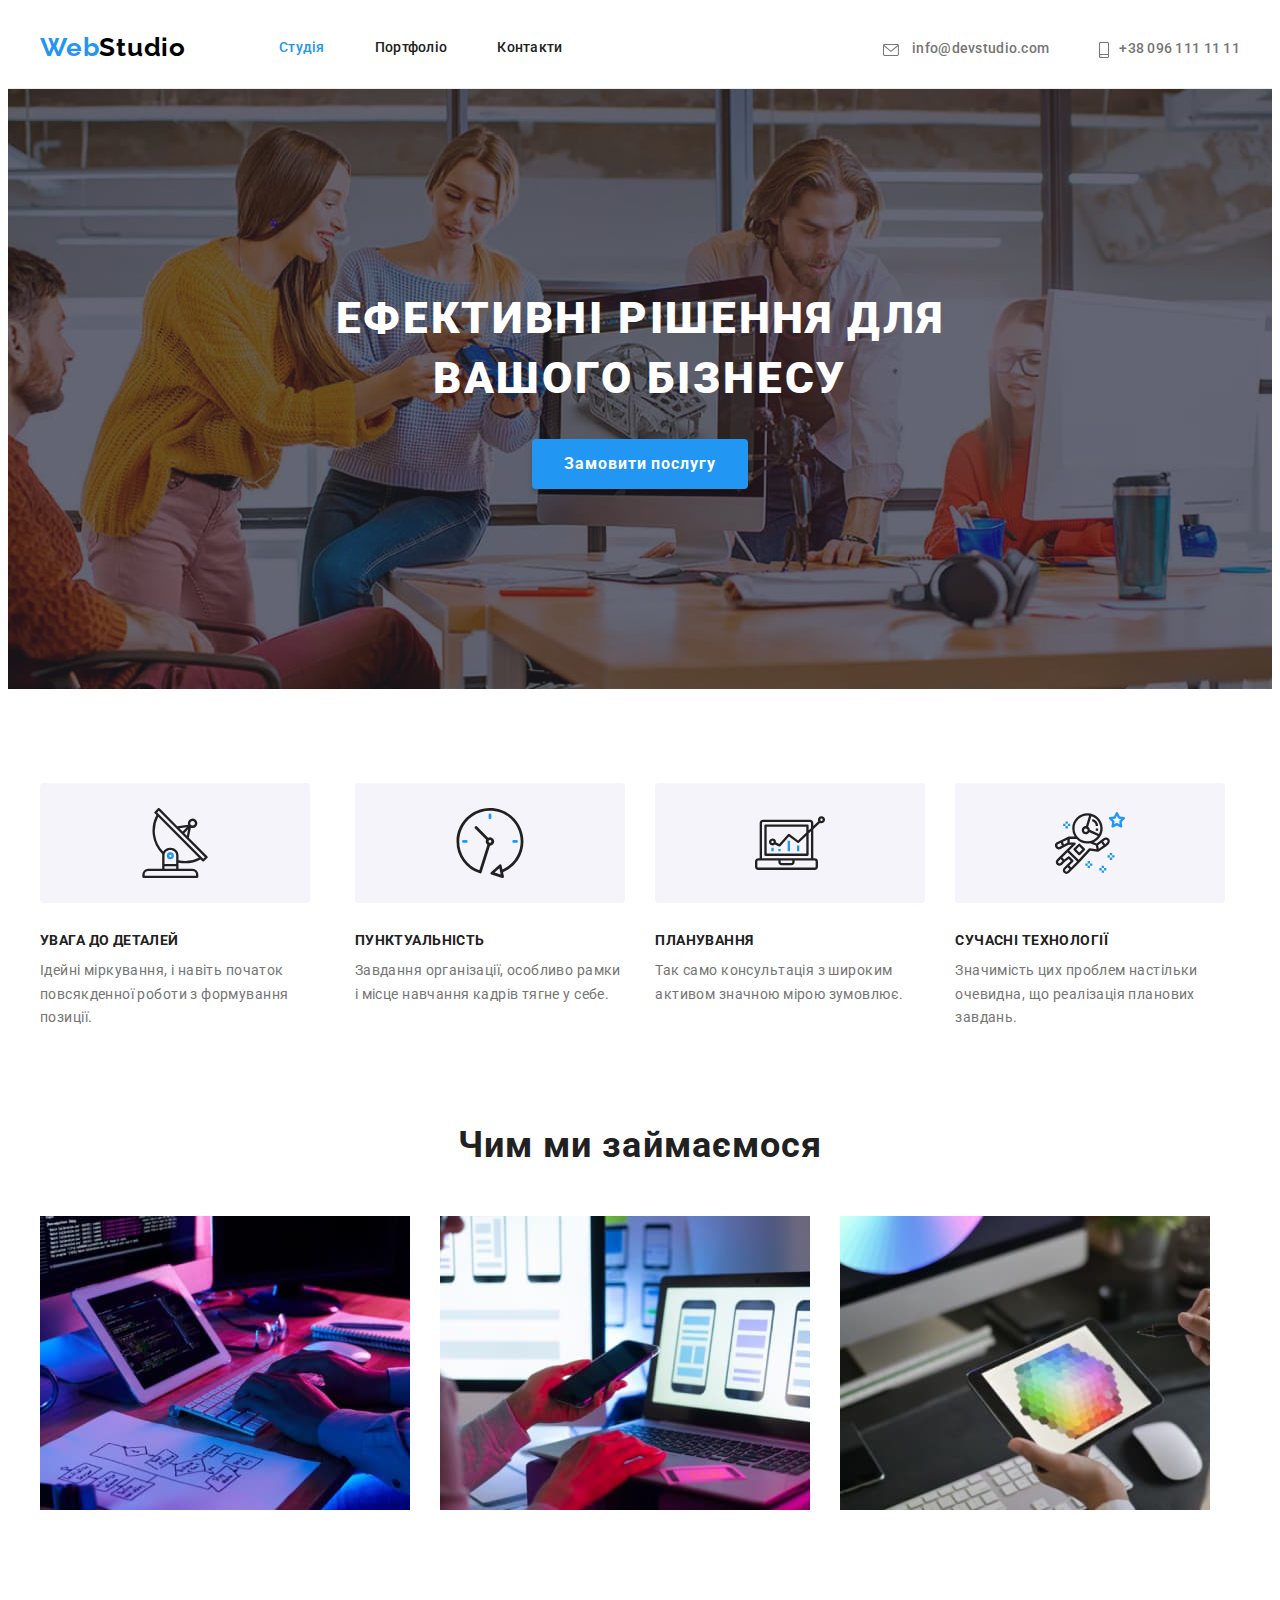
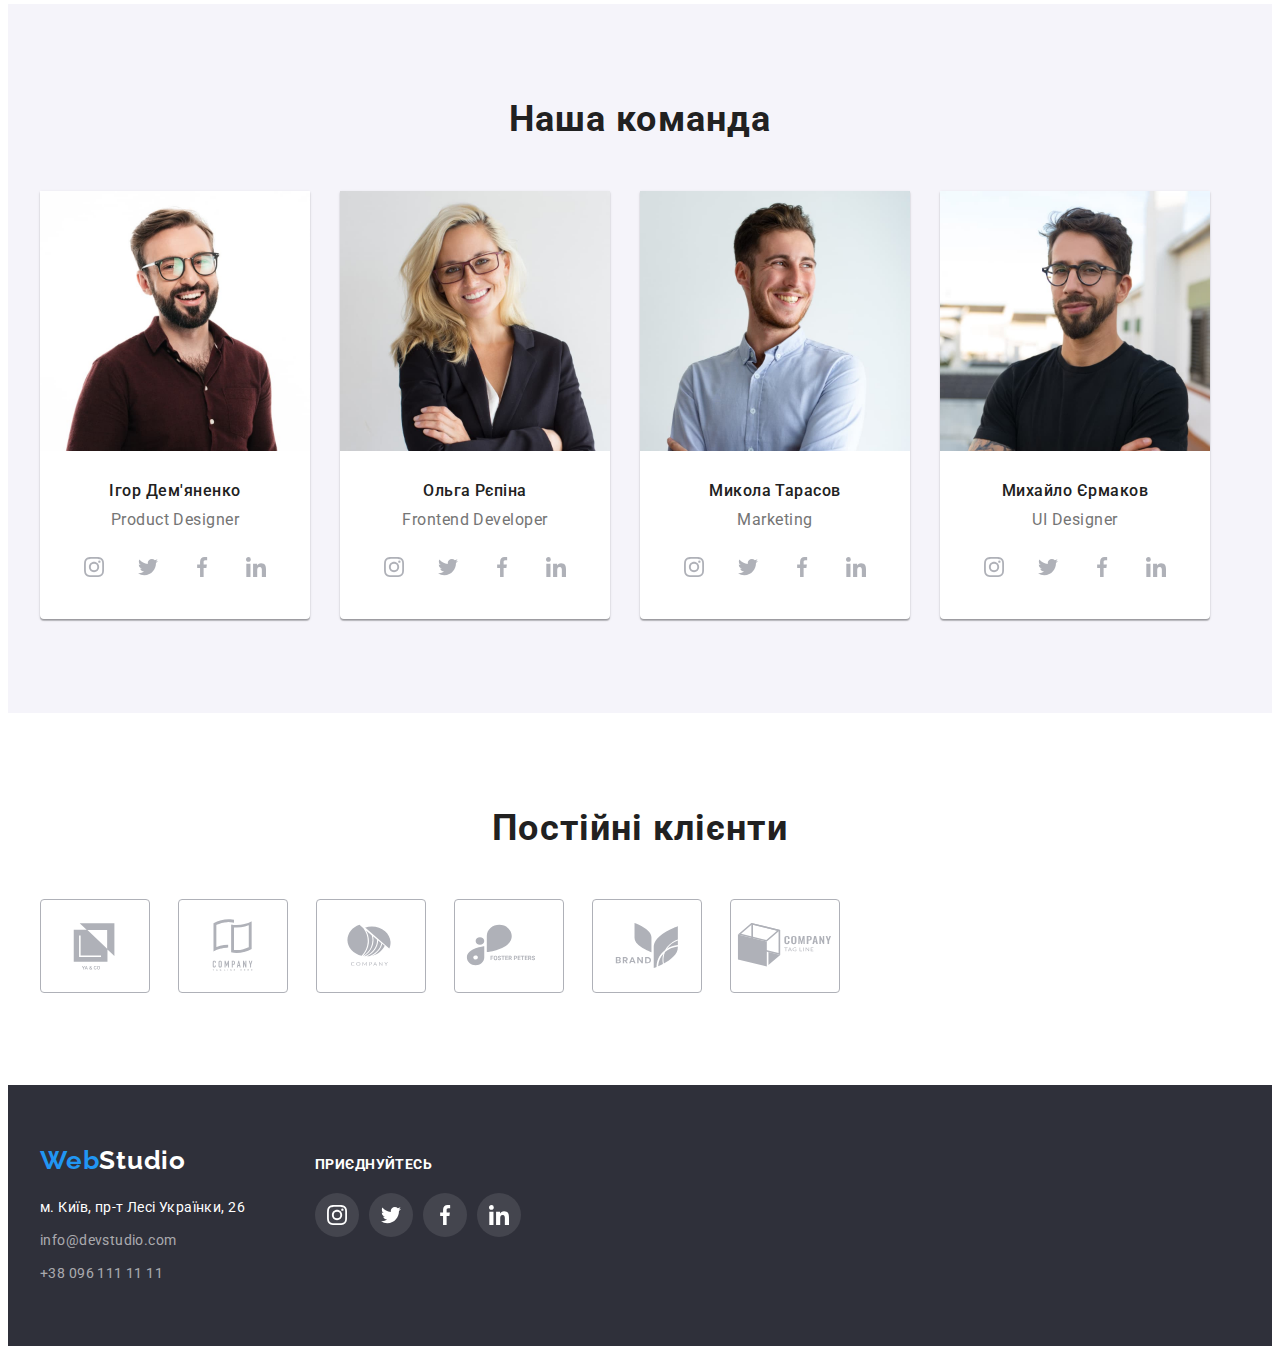
<file: index.html>
<!DOCTYPE html>
<html lang="uk">
  <head>
    <meta charset="UTF-8" />
    <meta http-equiv="X-UA-Compatible" content="IE=edge" />
    <meta name="viewport" content="width=device-width, initial-scale=1.0" />
    <title>WebStudio</title>
    <link rel="preconnect" href="https://fonts.googleapis.com" />
    <link rel="preconnect" href="https://fonts.gstatic.com" crossorigin />
    <link
      href="https://fonts.googleapis.com/css2?family=Raleway:wght@700&family=Roboto:wght@400;500;700;900&display=swap"
      rel="stylesheet"
    />
    <link
      rel="stylesheet"
      href="https://cdnjs.cloudflare.com/ajax/libs/modern-normalize/1.1.0/modern-normalize.min.css"
      integrity="sha512-wpPYUAdjBVSE4KJnH1VR1HeZfpl1ub8YT/NKx4PuQ5NmX2tKuGu6U/JRp5y+Y8XG2tV+wKQpNHVUX03MfMFn9Q=="
      crossorigin="anonymous"
      referrerpolicy="no-referrer"
    />
    <link rel="stylesheet" href="./css/styles.css" />
  </head>
  <body>
    <header class="header">
      <div class="container header-container">
        <nav class="header-nav">
          <a class="header-logo link" href="./index.html"
            ><span class="logo-link">Web</span>Studio</a
          >
          <ul class="header-list list">
            <li class="header-item">
              <a class="header-link link current" href="./index.html">Студія</a>
            </li>
            <li class="header-item">
              <a class="header-link link" href="./portfolio.html">Портфоліо</a>
            </li>
            <li class="header-item"><a class="header-link link" href="#">Контакти</a></li>
          </ul>
        </nav>
        <ul class="header-connect list">
          <li>
            <a class="header-mail link" href="mailto:info@devstudio.com">
              <svg class="header-mail-item" width="16" height="12">
                <use href="./images/icons.svg#icon-mail"></use>
              </svg>
              info@devstudio.com</a
            >
          </li>
          <li>
            <a class="header-tel link" href="tel:+380961111111">
              <svg class="header-phone-item" width="10" height="16">
                <use href="./images/icons.svg#icon-phone"></use></svg
              >+38 096 111 11 11</a
            >
          </li>
        </ul>
      </div>
    </header>
    <main>
      <section class="section-hero">
        <div class="container">
          <h1 class="hero-title">
            Ефективні рішення для <br />
            вашого бізнесу
          </h1>
          <button class="hero-button" type="button">Замовити послугу</button>
        </div>
      </section>
      <section class="section-advances">
        <div class="container advances-container">
          <h2 class="advances-title visually-hidden">Наші переваги</h2>
          <ul class="advances-list list">
            <li class="advances-item">
              <div class="advances-item-icon">
                <svg class="advances-icon" width="70" height="70">
                  <use href="./images/icons.svg#icon-antenna"></use>
                </svg>
              </div>
              <h3 class="advances-post-title">Увага до деталей</h3>
              <p class="advances-paragraph">
                Ідейні міркування, і навіть початок повсякденної роботи з формування позиції.
              </p>
            </li>
            <li class="advances-item">
              <div class="advances-item-icon">
                <svg class="advances-icon" width="70" height="70">
                  <use href="./images/icons.svg#icon-clock"></use>
                </svg>
              </div>
              <h3 class="advances-post-title">Пунктуальність</h3>
              <p class="advances-paragraph">
                Завдання організації, особливо рамки і місце навчання кадрів тягне у себе.
              </p>
            </li>
            <li class="advances-item">
              <div class="advances-item-icon">
                <svg class="advances-icon" width="70" height="70">
                  <use href="./images/icons.svg#icon-diagram"></use>
                </svg>
              </div>
              <h3 class="advances-post-title">Планування</h3>
              <p class="advances-paragraph">
                Так само консультація з широким активом значною мірою зумовлює.
              </p>
            </li>
            <li class="advances-item">
              <div class="advances-item-icon">
                <svg class="advances-icon" width="70" height="70">
                  <use href="./images/icons.svg#icon-astronaut"></use>
                </svg>
              </div>
              <h3 class="advances-post-title">Сучасні технології</h3>
              <p class="advances-paragraph">
                Значимість цих проблем настільки очевидна, що реалізація планових завдань.
              </p>
            </li>
          </ul>
        </div>
      </section>
      <section class="section-work">
        <div class="container">
          <h2 class="work-title">Чим ми займаємося</h2>
          <ul class="work-list list">
            <li class="work-link">
              <img src="./images/desktop.jpg" alt="Програміст за робочим столом" width="370" />
            </li>
            <li class="work-link">
              <img
                src="./images/smartphone.jpg"
                alt="Дизайнер розробляє інтерфейс для смартфона"
                width="370"
              />
            </li>
            <li class="work-link">
              <img
                src="./images/tablet.jpg"
                alt="Художник вибирає колір в селекторі на графічному планшеті"
                width="370"
              />
            </li>
          </ul>
        </div>
      </section>
      <section class="section-team">
        <div class="container team-container">
          <h2 class="team-title">Наша команда</h2>
          <ul class="team-list list">
            <li class="team-link">
              <img src="./images/team1.jpg" alt="Ігор Дем'яненко" width="270" />
              <div class="officer">
                <h3 class="team-post-title">Ігор Дем'яненко</h3>
                <p class="team-paragraph">Product Designer</p>
                <ul class="team-soc-list list">
                  <li class="team-soc-item">
                    <a href="" class="team-soc-link link">
                      <svg class="team-soc-icon" width="20" height="20">
                        <use href="./images/icons.svg#icon-instagram"></use>
                      </svg>
                    </a>
                  </li>
                  <li class="team-soc-item">
                    <a href="" class="team-soc-link link"
                      ><svg class="team-soc-icon" width="20" height="20">
                        <use href="./images/icons.svg#icon-twitter"></use></svg
                    ></a>
                  </li>
                  <li class="team-soc-item">
                    <a href="" class="team-soc-link link"
                      ><svg class="team-soc-icon" width="20" height="20">
                        <use href="./images/icons.svg#icon-facebook"></use></svg
                    ></a>
                  </li>
                  <li class="team-soc-item">
                    <a href="" class="team-soc-link link"
                      ><svg class="team-soc-icon" width="20" height="20">
                        <use href="./images/icons.svg#icon-linkedin"></use></svg
                    ></a>
                  </li>
                </ul>
              </div>
            </li>
            <li class="team-link">
              <img src="./images/team2.jpg" alt="Ольга Рєпіна" width="270" />
              <div class="officer">
                <h3 class="team-post-title">Ольга Рєпіна</h3>
                <p class="team-paragraph">Frontend Developer</p>
                <ul class="team-soc-list list">
                  <li class="team-soc-item">
                    <a href="" class="team-soc-link link"
                      ><svg class="team-soc-icon" width="20" height="20">
                        <use href="./images/icons.svg#icon-instagram"></use></svg
                    ></a>
                  </li>
                  <li class="team-soc-item">
                    <a href="" class="team-soc-link link"
                      ><svg class="team-soc-icon" width="20" height="20">
                        <use href="./images/icons.svg#icon-twitter"></use></svg
                    ></a>
                  </li>
                  <li class="team-soc-item">
                    <a href="" class="team-soc-link link"
                      ><svg class="team-soc-icon" width="20" height="20">
                        <use href="./images/icons.svg#icon-facebook"></use></svg
                    ></a>
                  </li>
                  <li class="team-soc-item">
                    <a href="" class="team-soc-link link"
                      ><svg class="team-soc-icon" width="20" height="20">
                        <use href="./images/icons.svg#icon-linkedin"></use></svg
                    ></a>
                  </li>
                </ul>
              </div>
            </li>
            <li class="team-link">
              <img src="./images/team3.jpg" alt="Микола Тарасов" width="270" />
              <div class="officer">
                <h3 class="team-post-title">Микола Тарасов</h3>
                <p class="team-paragraph">Marketing</p>
                <ul class="team-soc-list list">
                  <li class="team-soc-item">
                    <a href="" class="team-soc-link link"
                      ><svg class="team-soc-icon" width="20" height="20">
                        <use href="./images/icons.svg#icon-instagram"></use></svg
                    ></a>
                  </li>
                  <li class="team-soc-item">
                    <a href="" class="team-soc-link link"
                      ><svg class="team-soc-icon" width="20" height="20">
                        <use href="./images/icons.svg#icon-twitter"></use></svg
                    ></a>
                  </li>
                  <li class="team-soc-item">
                    <a href="" class="team-soc-link link"
                      ><svg class="team-soc-icon" width="20" height="20">
                        <use href="./images/icons.svg#icon-facebook"></use></svg
                    ></a>
                  </li>
                  <li class="team-soc-item">
                    <a href="" class="team-soc-link link"
                      ><svg class="team-soc-icon" width="20" height="20">
                        <use href="./images/icons.svg#icon-linkedin"></use></svg
                    ></a>
                  </li>
                </ul>
              </div>
            </li>
            <li class="team-link">
              <img src="./images/team4.jpg" alt="Михайло Єрмаков" width="270" />
              <div class="officer">
                <h3 class="team-post-title">Михайло Єрмаков</h3>
                <p class="team-paragraph">UI Designer</p>
                <ul class="team-soc-list list">
                  <li class="team-soc-item">
                    <a href="" class="team-soc-link link"
                      ><svg class="team-soc-icon" width="20" height="20">
                        <use href="./images/icons.svg#icon-instagram"></use></svg
                    ></a>
                  </li>
                  <li class="team-soc-item">
                    <a href="" class="team-soc-link link"
                      ><svg class="team-soc-icon" width="20" height="20">
                        <use href="./images/icons.svg#icon-twitter"></use></svg
                    ></a>
                  </li>
                  <li class="team-soc-item">
                    <a href="" class="team-soc-link link"
                      ><svg class="team-soc-icon" width="20" height="20">
                        <use href="./images/icons.svg#icon-facebook"></use></svg
                    ></a>
                  </li>
                  <li class="team-soc-item">
                    <a href="" class="team-soc-link link"
                      ><svg class="team-soc-icon" width="20" height="20">
                        <use href="./images/icons.svg#icon-linkedin"></use></svg
                    ></a>
                  </li>
                </ul>
              </div>
            </li>
          </ul>
        </div>
      </section>
      <section class="section-clients">
        <div class="container">
          <h2 class="clients-title">Постійні клієнти</h2>
          <ul class="clients-list list">
            <li class="clients-item">
              <a href="" class="clients-link link"
                ><svg class="clients-icon" width="106" height="60">
                  <use href="./images/icons.svg#icon-client1"></use></svg
              ></a>
            </li>
            <li class="clients-item">
              <a href="" class="clients-link link"
                ><svg class="clients-icon" width="106" height="60">
                  <use href="./images/icons.svg#icon-client2"></use></svg
              ></a>
            </li>
            <li class="clients-item">
              <a href="" class="clients-link link"
                ><svg class="clients-icon" width="106" height="60">
                  <use href="./images/icons.svg#icon-client3"></use></svg
              ></a>
            </li>
            <li class="clients-item">
              <a href="" class="clients-link link"
                ><svg class="clients-icon" width="106" height="60">
                  <use href="./images/icons.svg#icon-client4"></use></svg
              ></a>
            </li>
            <li class="clients-item">
              <a href="" class="clients-link link"
                ><svg class="clients-icon" width="106" height="60">
                  <use href="./images/icons.svg#icon-client5"></use></svg
              ></a>
            </li>
            <li class="clients-item">
              <a href="" class="clients-link link"
                ><svg class="clients-icon" width="106" height="60">
                  <use href="./images/icons.svg#icon-client6"></use></svg
              ></a>
            </li>
          </ul>
        </div>
      </section>
    </main>
    <footer class="footer">
      <div class="container footer-container">
        <div class="adress-container">
          <a class="footer-logo link" href="./index.html"
            ><span class="logo-link">Web</span>Studio</a
          >
          <address class="address">
            <ul class="footer-list list">
              <li class="footer-item">
                <a
                  class="footer-map link"
                  href="https://goo.gl/maps/CPtrU1FHBa2aNyZL9"
                  target="_blank"
                  rel="noopener noreferrer nofollow"
                  >м. Київ, пр-т Лесі Українки, 26</a
                >
              </li>
              <li class="footer-item">
                <a class="footer-mail link" href="mailto:info@devstudio.com">info@devstudio.com</a>
              </li>
              <li class="footer-item">
                <a class="footer-tel link" href="tel:+380961111111">+38 096 111 11 11</a>
              </li>
            </ul>
          </address>
        </div>
        <div class="invite-container">
          <p class="invite-title">Приєднуйтесь</p>
          <ul class="invite-soc-list list">
            <li class="invite-soc-item">
              <a href="" class="invite-soc-link link"
                ><svg class="invite-soc-icon" width="20" height="20">
                  <use href="./images/icons.svg#icon-instagram"></use></svg
              ></a>
            </li>
            <li class="invite-soc-item">
              <a href="" class="invite-soc-link link"
                ><svg class="invite-soc-icon" width="20" height="20">
                  <use href="./images/icons.svg#icon-twitter"></use></svg
              ></a>
            </li>
            <li class="invite-soc-item">
              <a href="" class="invite-soc-link link"
                ><svg class="invite-soc-icon" width="20" height="20">
                  <use href="./images/icons.svg#icon-facebook"></use></svg
              ></a>
            </li>
            <li class="invite-soc-item">
              <a href="" class="invite-soc-link link"
                ><svg class="invite-soc-icon" width="20" height="20">
                  <use href="./images/icons.svg#icon-linkedin"></use></svg
              ></a>
            </li>
          </ul>
        </div>
      </div>
    </footer>
  </body>
</html>
</file>
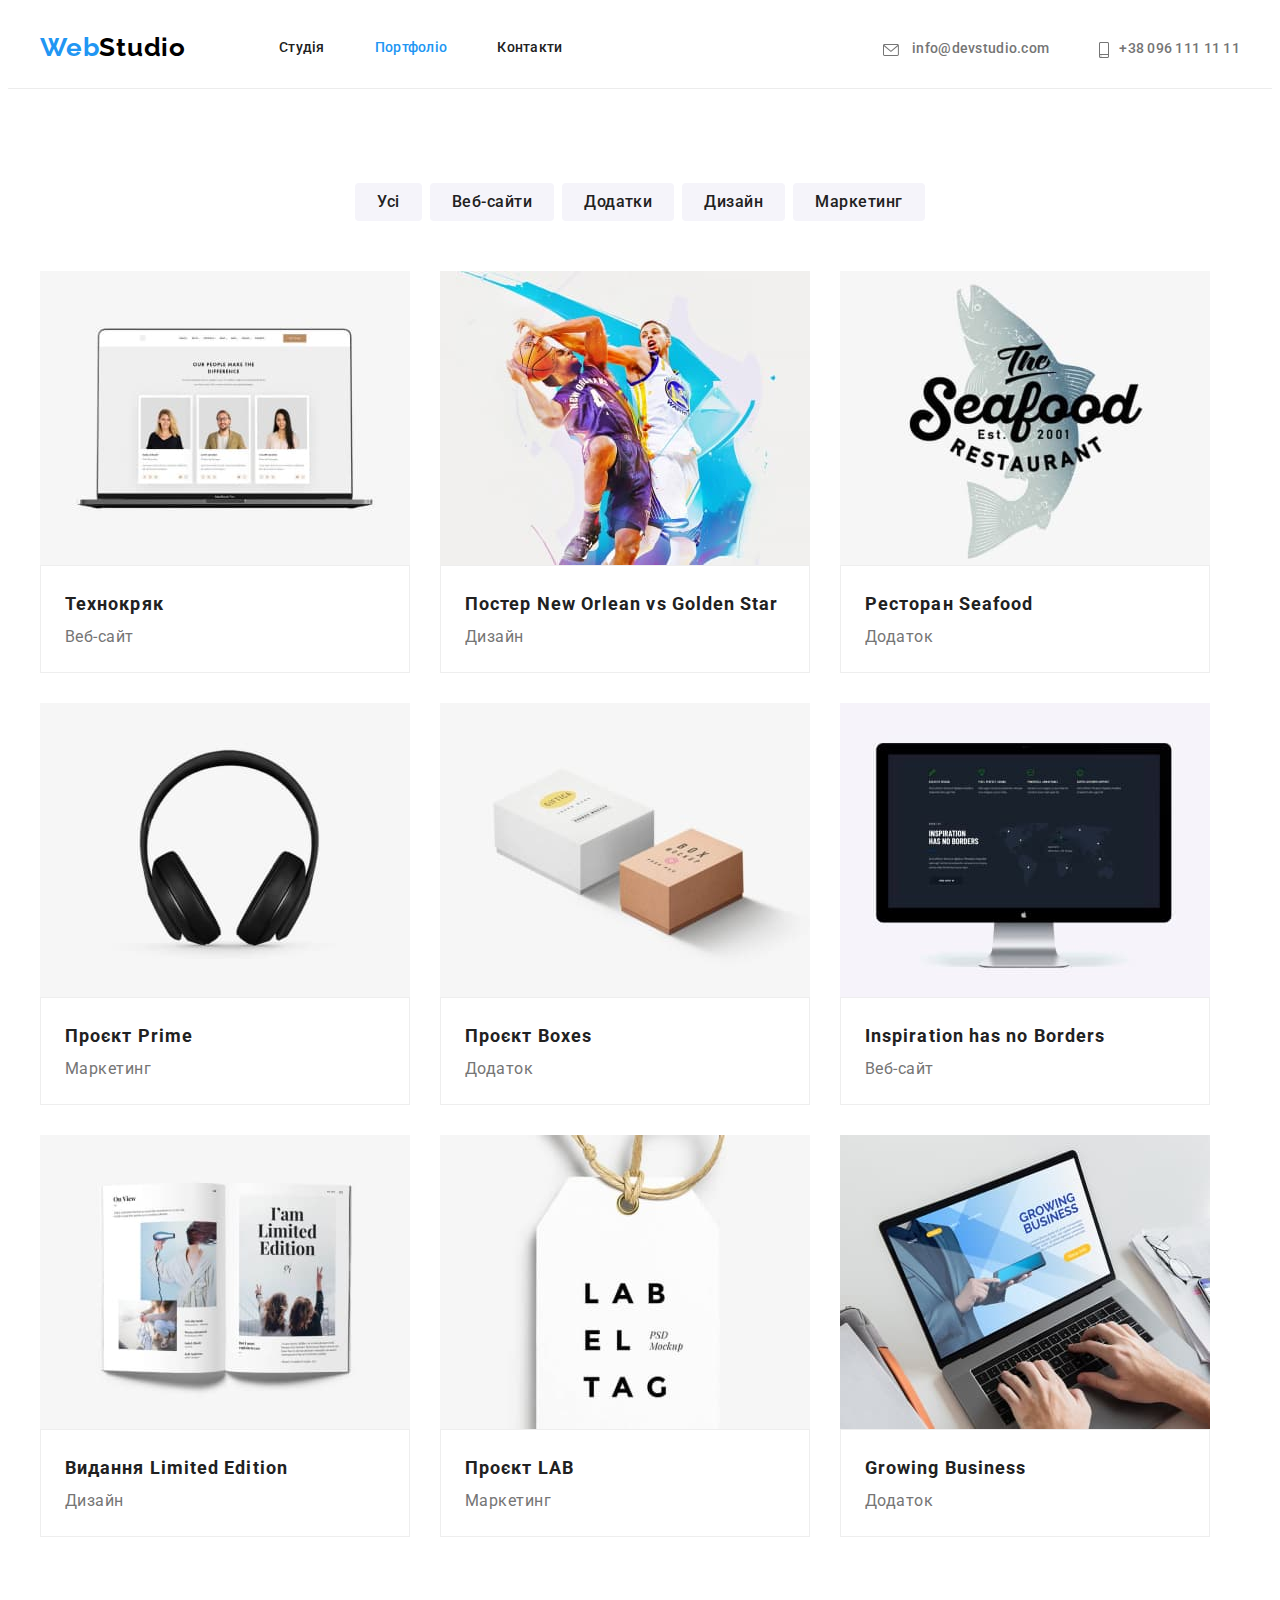
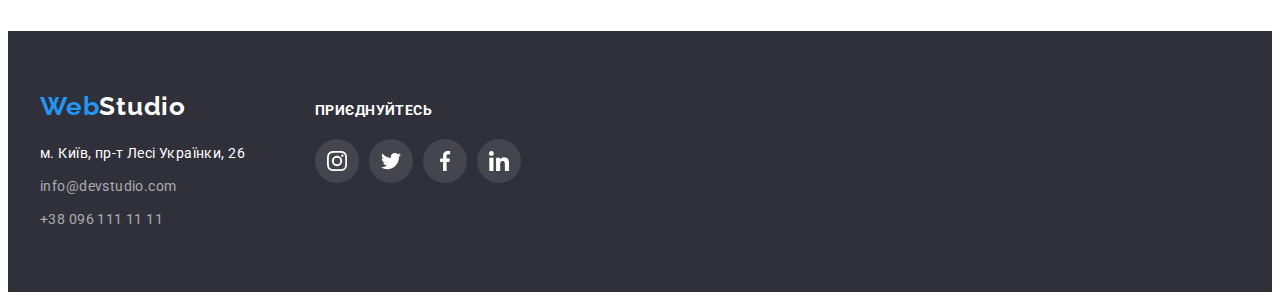
<file: portfolio.html>
<!DOCTYPE html>
<html lang="uk">
  <head>
    <meta charset="UTF-8" />
    <meta http-equiv="X-UA-Compatible" content="IE=edge" />
    <meta name="viewport" content="width=device-width, initial-scale=1.0" />
    <title>WebStudio</title>
    <link rel="preconnect" href="https://fonts.googleapis.com" />
    <link rel="preconnect" href="https://fonts.gstatic.com" crossorigin />
    <link
      href="https://fonts.googleapis.com/css2?family=Raleway:wght@700&family=Roboto:wght@400;500;700;900&display=swap"
      rel="stylesheet"
    />
    <link
      rel="stylesheet"
      href="https://cdnjs.cloudflare.com/ajax/libs/modern-normalize/1.1.0/modern-normalize.min.css"
      integrity="sha512-wpPYUAdjBVSE4KJnH1VR1HeZfpl1ub8YT/NKx4PuQ5NmX2tKuGu6U/JRp5y+Y8XG2tV+wKQpNHVUX03MfMFn9Q=="
      crossorigin="anonymous"
      referrerpolicy="no-referrer"
    />
    <link rel="stylesheet" href="./css/styles.css" />
  </head>
  <body>
    <header class="header">
      <div class="container header-container">
        <nav class="header-nav">
          <a class="header-logo link" href="./index.html"
            ><span class="logo-link">Web</span>Studio</a
          >
          <ul class="header-list list">
            <li class="header-item">
              <a class="header-link link" href="./index.html">Студія</a>
            </li>
            <li class="header-item">
              <a class="header-link link current" href="./portfolio.html">Портфоліо</a>
            </li>
            <li class="header-item"><a class="header-link link" href="#">Контакти</a></li>
          </ul>
        </nav>
        <ul class="header-connect list">
          <li>
            <a class="header-mail link" href="mailto:info@devstudio.com">
              <svg class="header-mail-item" width="16" height="12">
                <use href="./images/icons.svg#icon-mail"></use>
              </svg>
              info@devstudio.com</a
            >
          </li>
          <li>
            <a class="header-tel link" href="tel:+380961111111">
              <svg class="header-phone-item" width="10" height="16">
                <use href="./images/icons.svg#icon-phone"></use></svg
              >+38 096 111 11 11</a
            >
          </li>
        </ul>
      </div>
    </header>
    <main>
      <section class="section-project">
        <div class="container button-container">
          <ul class="button-list list">
            <li class="button-item">
              <button class="button-link" type="button">Усі</button>
            </li>
            <li class="button-item">
              <button class="button-link" type="button">Веб-сайти</button>
            </li>
            <li class="button-item">
              <button class="button-link" type="button">Додатки</button>
            </li>
            <li class="button-item">
              <button class="button-link" type="button">Дизайн</button>
            </li>
            <li class="button-item">
              <button class="button-link" type="button">Маркетинг</button>
            </li>
          </ul>
          <h1 class="project-pretitle visually-hidden">Наші проєкти</h1>
          <ul class="project-list list">
            <li class="project-item">
              <a href="" class="project-link link"
                ><img src="./images/project1.jpg" alt="Технокряк" width="370" />
                <div class="design">
                  <h2 class="project-title">Технокряк</h2>
                  <p class="project-paragraph">Веб-сайт</p>
                </div></a
              >
            </li>
            <li class="project-item">
              <a href="" class="project-link link"
                ><img
                  src="./images/project2.jpg"
                  alt="Постер New Orlean vs Golden Star"
                  width="370"
                />
                <div class="design">
                  <h2 class="project-title">
                    Постер <span lang="en"> New Orlean vs Golden Star</span>
                  </h2>
                  <p class="project-paragraph">Дизайн</p>
                </div></a
              >
            </li>
            <li class="project-item">
              <a href="" class="project-link link"
                ><img src="./images/project3.jpg" alt="Ресторан Seafood" width="370" />
                <div class="design">
                  <h2 class="project-title">Ресторан <span lang="en">Seafood</span></h2>
                  <p class="project-paragraph">Додаток</p>
                </div></a
              >
            </li>
            <li class="project-item">
              <a href="" class="project-link link"
                ><img src="./images/project4.jpg" alt="Проєкт Prime" width="370" />
                <div class="design">
                  <h2 class="project-title">Проєкт <span lang="en">Prime</span></h2>
                  <p class="project-paragraph">Маркетинг</p>
                </div></a
              >
            </li>
            <li class="project-item">
              <a href="" class="project-link link"
                ><img src="./images/project5.jpg" alt="Проєкт Boxes" width="370" />
                <div class="design">
                  <h2 class="project-title">Проєкт <span lang="en">Boxes</span></h2>
                  <p class="project-paragraph">Додаток</p>
                </div></a
              >
            </li>
            <li class="project-item">
              <a href="" class="project-link link"
                ><img src="./images/project6.jpg" alt="Inspiration has no Borders" width="370" />
                <div class="design">
                  <h2 lang="en" class="project-title">Inspiration has no Borders</h2>
                  <p class="project-paragraph">Веб-сайт</p>
                </div></a
              >
            </li>
            <li class="project-item">
              <a href="" class="project-link link"
                ><img src="./images/project7.jpg" alt="Видання Limited Edition" width="370" />
                <div class="design">
                  <h2 class="project-title">Видання <span lang="en"> Limited Edition</span></h2>
                  <p class="project-paragraph">Дизайн</p>
                </div></a
              >
            </li>
            <li class="project-item">
              <a href="" class="project-link link"
                ><img src="./images/project8.jpg" alt="Проєкт LAB" width="370" />
                <div class="design">
                  <h2 class="project-title">Проєкт <span lang="en">LAB</span></h2>
                  <p class="project-paragraph">Маркетинг</p>
                </div></a
              >
            </li>
            <li class="project-item">
              <a href="" class="project-link link"
                ><img src="./images/project9.jpg" alt="Growing Business" width="370" />
                <div class="design">
                  <h2 lang="en" class="project-title">Growing Business</h2>
                  <p class="project-paragraph">Додаток</p>
                </div></a
              >
            </li>
          </ul>
        </div>
      </section>
    </main>
    <footer class="footer">
      <div class="container footer-container">
        <div class="adress-container">
          <a class="footer-logo link" href="./index.html"
            ><span class="logo-link">Web</span>Studio</a
          >
          <address class="address">
            <ul class="footer-list list">
              <li class="footer-item">
                <a
                  class="footer-map link"
                  href="https://goo.gl/maps/CPtrU1FHBa2aNyZL9"
                  target="_blank"
                  rel="noopener noreferrer nofollow"
                  >м. Київ, пр-т Лесі Українки, 26</a
                >
              </li>
              <li class="footer-item">
                <a class="footer-mail link" href="mailto:info@devstudio.com">info@devstudio.com</a>
              </li>
              <li class="footer-item">
                <a class="footer-tel link" href="tel:+380961111111">+38 096 111 11 11</a>
              </li>
            </ul>
          </address>
        </div>
        <div class="invite-container">
          <p class="invite-title">Приєднуйтесь</p>
          <ul class="invite-soc-list list">
            <li class="invite-soc-item">
              <a href="" class="invite-soc-link link"
                ><svg class="invite-soc-icon" width="20" height="20">
                  <use href="./images/icons.svg#icon-instagram"></use></svg
              ></a>
            </li>
            <li class="invite-soc-item">
              <a href="" class="invite-soc-link link"
                ><svg class="invite-soc-icon" width="20" height="20">
                  <use href="./images/icons.svg#icon-twitter"></use></svg
              ></a>
            </li>
            <li class="invite-soc-item">
              <a href="" class="invite-soc-link link"
                ><svg class="invite-soc-icon" width="20" height="20">
                  <use href="./images/icons.svg#icon-facebook"></use></svg
              ></a>
            </li>
            <li class="invite-soc-item">
              <a href="" class="invite-soc-link link"
                ><svg class="invite-soc-icon" width="20" height="20">
                  <use href="./images/icons.svg#icon-linkedin"></use></svg
              ></a>
            </li>
          </ul>
        </div>
      </div>
    </footer>
  </body>
</html>
</file>
<file: css/styles.css>
:root {
    --brand-color: #212121;
    --accent-color: #2196F3;
    --accent-text-color: #FFFFFF;
    --paragraph-color: #757575;
}

p,
h1,
h2,
h3,
h4,
h5,
h6 {
    margin: 0;
}

ul,
ol {
    margin: 0;
    padding-left: 0;
}

button {
    cursor: pointer;
}

address {
    font-style: normal;
}

img {
    display: block;
    max-width: 100%;
    height: auto;
}

body {
    font-family: roboto, sans-serif;
    color:var(--brand-color);
}

.container {
    width: 1200px;
    padding-left: 15px;
    padding-right: 15px;
    margin: 0 auto;
    /* outline: 2px solid tomato; */
}

.list {
    list-style: none;
}

.link {
    text-decoration: none;
}

section {
    padding-top: 94px;
    padding-bottom: 94px;
}

/* ----------HEADER---------- */

.header {
    background-color: var(--accent-text-color);
    border-bottom: 1px solid #ECECEC
}

.header-nav {
    display: flex;
    align-items: center;
}

.header-container{
    display: flex;
    align-items: center;
}

.header-logo {
    padding-top: 24px;   
    padding-bottom: 25px;   
    font-family: 'Raleway';
    font-weight: 700;
    font-size: 26px;
    line-height: 1.19;
    letter-spacing: 0.03em;
    color: #000000;
}

.logo-link {
    color: var(--accent-color);
}

.header-list {
    display: flex;
    gap: 50px;
    margin-left: 93px;
}

.header-list :hover, .header-list :focus {
    color: var(--accent-color);
}

.header-list .current {
    color: var(--accent-color);
}

.header-list .link{
    display: block;
    padding-top: 32px;
    padding-bottom: 32px;

}

.header-link {
    font-weight: 500;
    font-size: 14px;
    line-height: 1.14;
    letter-spacing: 0.02em;
    color: var(--brand-color);
}

.header-connect :hover, .header-connect :focus {
    color: var(--accent-color);
}

.header-connect {
    display: flex;
    gap: 50px;
    margin-left: auto;
}

.header-mail {
    display: inline-block;
    font-weight: 500;
    font-size: 14px;
    line-height: 1.14;
    letter-spacing: 0.02em;
    color: var(--paragraph-color);
    
}

.header-tel {
    display: inline-block;
    font-weight: 500;
    font-size: 14px;
    line-height: 1.14;
    letter-spacing: 0.02em;
    color: var(--paragraph-color);
    
}

.header-mail-item {
    margin-right: 10px;
    fill: currentColor;
    vertical-align: middle;
}

.header-phone-item {
    margin-right: 10px;
    fill: currentColor;
    vertical-align: middle;
}

/* ----------HEADER---------- */

/* ----------HERO------------ */

.section-hero {
    background-color: #2F303A;
    background-image:linear-gradient(rgba(47, 48, 58, 0.4),rgba(47, 48, 58, 0.4)), url(../images/hero.jpg);
    background-repeat: no-repeat;
    background-position:center;
    background-size: cover;
    max-width: 1600px;
    color: var(--accent-text-color);
    text-align: center;
    padding: 200px 0px;
    margin: 0 auto;
}   

.hero-title {
    margin-bottom: 30px;
    font-weight: 900;
    font-size: 44px;
    line-height: 1.36;
    letter-spacing: 0.06em;
    text-transform: uppercase;
}

.hero-button {
    padding: 10px 32px;
    min-width: 216px;
    height: 50px;
    border-radius: 4px;
    font-family: inherit;
    font-style: normal;
    font-weight: 700;
    font-size: 16px;
    line-height: 1.88;
    border: 0px;
    letter-spacing: 0.06em;
    color: var(--accent-text-color);
    background-color: var(--accent-color);
    box-shadow: 0px 4px 4px rgba(0, 0, 0, 0.15);
    
}

/* ----------HERO------------ */

/* ----------ПЕРЕВАГИ------------ */

.visually-hidden {
    position: absolute;
    white-space: nowrap;
    width: 1px;
    height: 1px;
    overflow: hidden;
    border: 0;
    padding: 0;
    clip: rect(0 0 0 0);
    clip-path: inset(50%);
    margin: -1px;
}

.section-advances {
    background: var(--accent-text-color);
    padding-bottom: 0px;
}

.advances-list{
    display: flex;
    align-items: flex-start;
    gap: 30px;
}

.advances-item-icon {
    height: 120px;
    width: 270px;
    background-color: #F5F4FA;
    border-radius: 4px;
    display: flex;
    align-items: center;
    justify-content: center;
}

.advances-post-title {
    font-weight: 700;
    font-size: 14px;
    line-height: 1.14;
    letter-spacing: 0.03em;
    text-transform: uppercase;
    color: var(--brand-color);
    margin-top: 30px;
}

.advances-paragraph {
    margin-top: 10px;
    font-size: 14px;
    line-height: 1.71;
    letter-spacing: 0.03em;
    color: var(--paragraph-color);
}

/* ----------ПЕРЕВАГИ------------ */

/* ----------ЩО РОБИМО------------ */

.section-work {
    background: var(--accent-text-color);
}

.work-title {
    margin-bottom: 50px;
    font-weight: 700;
    font-size: 36px;
    line-height: 1.17;
    text-align: center;
    letter-spacing: 0.03em;
}

.work-list {
    display: flex;
    flex-wrap: wrap;
}

.work-link {
    margin-right: 30px;
    width: 370px;
}

.work-link:nth-child(3n){
    margin-right: 0;
}


/* ----------ЩО РОБИМО------------ */

/* ----------КОМАНДА-------------- */

.section-team {
    background: #F5F4FA

}

.team-list {
    display: flex;
    flex-wrap: wrap;
}

.team-link {
    margin-right: 30px;
    width: 270px;
    background-color: var(--accent-text-color);
    box-shadow: 0px 1px 3px rgba(0, 0, 0, 0.12), 0px 1px 1px rgba(0, 0, 0, 0.14), 0px 2px 1px rgba(0, 0, 0, 0.2);
    border-radius: 0px 0px 4px 4px;
}

.team-link:nth-child(4n){
    margin-right: 0;
}


.team-title {
    margin-bottom: 50px;
    font-weight: 700;
    font-size: 36px;
    line-height: 1.17;
    text-align: center;
    letter-spacing: 0.03em;
}

.officer {
    padding-top: 30px;
    padding-bottom: 30px;
}

.team-post-title {
    margin-bottom: 10px;
    font-weight: 500;
    font-size: 16px;
    line-height: 1.19;
    text-align: center;
    letter-spacing: 0.03em;
}

.team-paragraph {
    font-size: 16px;
    line-height: 1.19;
    text-align: center;
    letter-spacing: 0.03em;
    color: var(--paragraph-color);
    margin-bottom: 16px;
}

.team-soc-list {
    display: flex;
    justify-content: center;
    gap: 10px;
}

.team-soc-item {
    width: 44px;
    height: 44px;
}

.team-soc-link {
    width: 100%;
    height: 100%;
    color: var(--accent-text-color);
    border-radius: 50%;
    display: flex;
    align-items: center;
    justify-content: center;
}

.team-soc-icon {
    fill: #AFB1B8;
}



.team-soc-link:hover,
.team-soc-link:focus {
    background-color: var(--accent-color);
}

.team-soc-link:hover .team-soc-icon {
    fill: var(--accent-text-color);
}

.team-soc-link:focus .team-soc-icon {
    fill: var(--accent-text-color);
}


/* ----------КОМАНДА-------------- */

/* --------ПОСТІЙНІ КЛІЄНТИ-------- */

.section-clients {
    background-color: var(--accent-text-color);
}

.clients-title {
    margin-bottom: 50px;
    font-weight: 700;
    font-size: 36px;
    line-height: 1.17;
    text-align: center;
    letter-spacing: 0.03em;
}

.clients-list {
    display: flex;
    gap: 30px;
}


.clients-item {
    width: calc((100%-150px)/6);
    height: 92px;
}

.clients-link {
    height: 100%;
    width: 100%;
    border: 1px solid #AFB1B8;
    border-radius: 4px;
    display: flex;
    align-items: center;
    justify-content: center;
}

.clients-icon {
    fill: #AFB1B8;
}

.clients-link:hover,
.clients-link:focus {
    border-color: var(--accent-color);
}

.clients-link:hover .clients-icon {
    fill: var(--accent-color);
}

.clients-link:focus .clients-icon {
    fill: var(--accent-color);
}


/* --------ПОСТІЙНІ КЛІЄНТИ-------- */

/* ----------FOOTER-------------- */

.footer {
    background: #2F303A;
    padding-top: 60px;
    padding-bottom: 60px;
}

.footer-container {
    display: flex;
    align-items: baseline;
}

.footer-list :hover,
.footer-list :focus {
    color: var(--accent-color)
}

.footer-list {
    margin-top: 20px;
    gap: 10px;
}

.footer-item {
    margin-bottom: 9px;
}

.footer-item:last-child{
    margin-bottom: 0px;
}

.footer-logo {
    font-family: 'Raleway';
    font-style: normal;
    font-weight: 700;
    font-size: 26px;
    line-height: 1.19;
    letter-spacing: 0.03em;
    color: var(--accent-text-color);
}

.footer-map {
    font-size: 14px;
    line-height: 1.71;
    letter-spacing: 0.03em;
    color: var(--accent-text-color);
}

.footer-mail {
    font-size: 14px;
    line-height: 1.71;
    letter-spacing: 0.03em;
    color: rgba(255, 255, 255, 0.6);
}

.footer-tel {
    font-size: 14px;
    line-height: 1.71;
    letter-spacing: 0.03em;
    color: rgba(255, 255, 255, 0.6);
}

.invite-container {
    margin-left: 70px;
}

.invite-title{
    font-weight: 700;
    font-size: 14px;
    line-height: 1.14;
    letter-spacing: 0.03em;
    text-transform: uppercase;
    margin-bottom: 20px;
    color: var(--accent-text-color);
}

.invite-soc-list {
    display: flex;
    justify-content: center;
    gap: 10px;
}

.invite-soc-item {
    width: 44px;
    height: 44px;
}

.invite-soc-link {
    width: 100%;
    height: 100%;
    background-color: rgba(255, 255, 255, 0.1);
    border-radius: 50%;
    display: flex;
    align-items: center;
    justify-content: center;
}

.invite-soc-icon {
    fill: var(--accent-text-color);
}



.invite-soc-link:hover,
.invite-soc-link:focus {
    background-color: var(--accent-color);
}


/* ----------FOOTER-------------- */

/* ----------ФІЛЬТРИ-------------- */

.button-item :hover,
.button-item :focus {
    color: var(--accent-text-color);
    background: var(--accent-color);
    box-shadow: 0px 2px 2px
    rgba(0, 0, 0, 0.12),
    0px 1px 2px
    rgba(0, 0, 0, 0.08),
    0px 3px 1px
    rgba(0, 0, 0, 0.1)
}


.button-list{
    display: flex;
    gap: 8px;
    margin-bottom: 50px;
    justify-content: center;
}

.button-link {
    padding: 6px 22px;
    border: 0px;
    border-radius: 4px;
    font-family: inherit;
    font-weight: 500;
    font-size: 16px;
    line-height: 1.62;
    text-align: center;
    letter-spacing: 0.03em;
    color: var(--brand-color);
    background-color: #F5F4FA;
}

/* ----------ФІЛЬТРИ-------------- */

/* ----------ПРОЄКТИ-------------- */

.section-project{
    background: var(--accent-text-color);
}
.project-list {
    display: flex;
    flex-wrap: wrap;
}

.project-item{
    margin-right: 30px;
    margin-bottom: 30px;
    width: 370px;
    background: #FFFFFF;
}

.project-item:nth-child(3n){
    margin-right: 0;
}

.project-item:nth-last-child(-n+3){
    margin-bottom: 0px;
}

.design{
    border: 1px solid #EEEEEE;
    padding: 20px 24px;
}

.project-title {
    font-weight: 700;
    font-size: 18px;
    line-height: 2;
    letter-spacing: 0.06em;
    color: var(--brand-color);
}

.project-paragraph {
    font-size: 16px;
    line-height: 1.88;
    letter-spacing: 0.03em;
    color: var(--paragraph-color);
}


.project-link:hover,
.project-link:focus {
display: block;
box-shadow: 1px 4px 6px
rgba(0, 0, 0, 0.16),
0px 4px 4px
rgba(0, 0, 0, 0.06),
0px 1px 1px
rgba(0, 0, 0, 0.12)
}



/* ----------ПРОЄКТИ-------------- */
</file>
